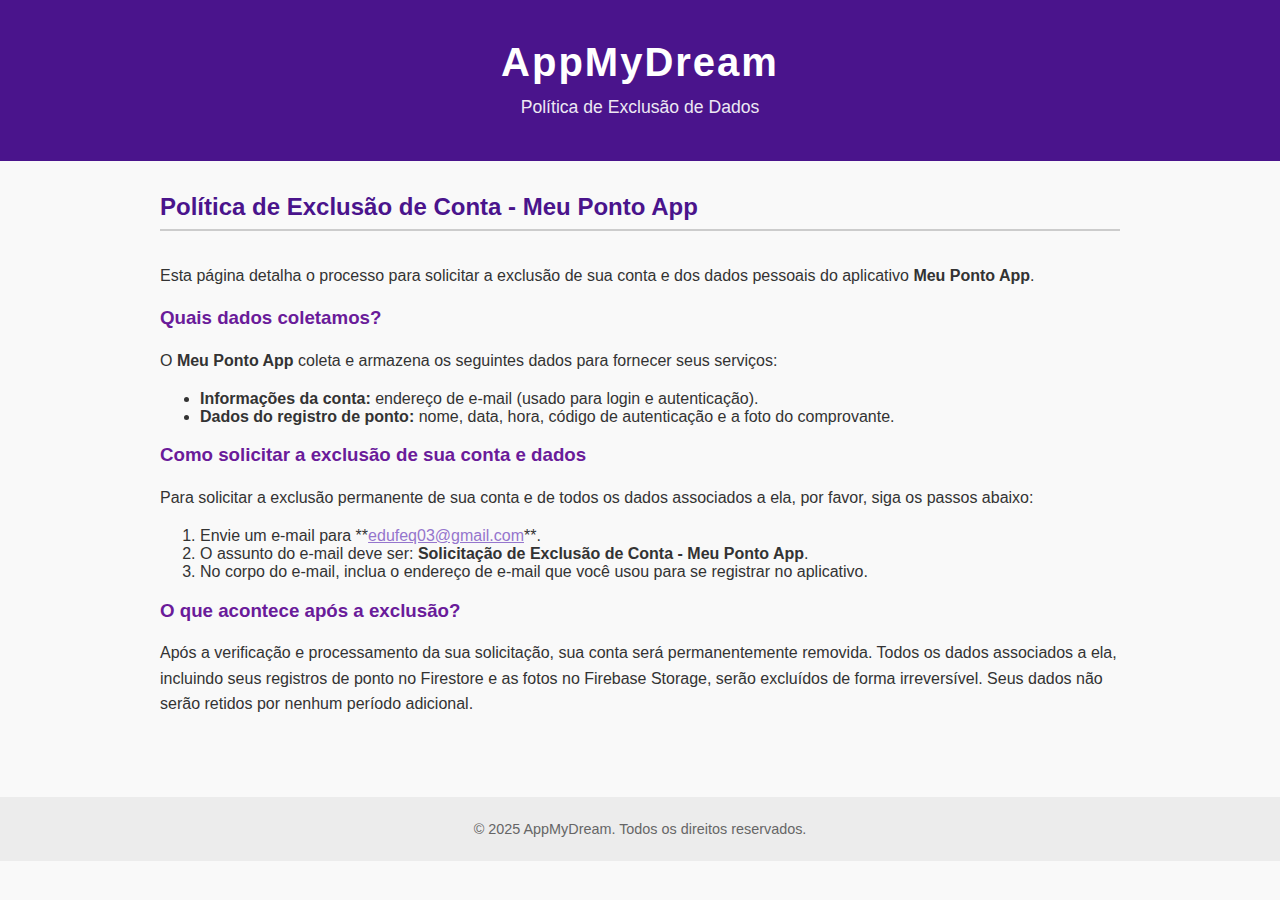
<file: exclusaocontameuponto.html>
<!DOCTYPE html>
<html lang="pt-BR">
<head>
  <meta charset="UTF-8">
  <meta name="viewport" content="width=device-width, initial-scale=1.0">
  <title>Política de Exclusão de Conta - AppMyDream</title>
  <style>
    body {
        margin: 0;
        font-family: Arial, sans-serif;
        background: #f9f9f9;
        color: #333;
    }
    header {
        background: #4a148c; /* Roxo escuro */
        color: white;
        padding: 2.5rem 1.5rem;
        text-align: center;
    }
    header h1 {
        font-size: 2.5rem;
        margin: 0;
        letter-spacing: 2px;
    }
    header p {
        margin: 0.5rem 0 0;
        font-size: 1.1rem;
        opacity: 0.9;
    }
    section {
        padding: 2rem;
        max-width: 960px;
        margin: auto;
    }
    h2 {
        color: #4a148c;
        margin-top: 0;
        border-bottom: 2px solid #ccc;
        padding-bottom: 0.5rem;
        margin-bottom: 2rem;
    }
    h3 {
        color: #6a1b9a; /* Roxo médio */
    }
    p {
      line-height: 1.6;
    }
    a {
      color: #9575cd;
    }
    a:hover {
      color: #7e57c2;
    }
    footer {
        text-align: center;
        background: #ececec;
        padding: 1.5rem;
        font-size: 0.9rem;
        color: #666;
        margin-top: 2rem;
    }
  </style>
</head>
<body>

  <header>
    <h1>AppMyDream</h1>
    <p>Política de Exclusão de Dados</p>
  </header>

  <section>
    <h2>Política de Exclusão de Conta - Meu Ponto App</h2>
    <p>Esta página detalha o processo para solicitar a exclusão de sua conta e dos dados pessoais do aplicativo <strong>Meu Ponto App</strong>.</p>
    
    <h3>Quais dados coletamos?</h3>
    <p>O <strong>Meu Ponto App</strong> coleta e armazena os seguintes dados para fornecer seus serviços:</p>
    <ul>
        <li><strong>Informações da conta:</strong> endereço de e-mail (usado para login e autenticação).</li>
        <li><strong>Dados do registro de ponto:</strong> nome, data, hora, código de autenticação e a foto do comprovante.</li>
    </ul>

    <h3>Como solicitar a exclusão de sua conta e dados</h3>
    <p>Para solicitar a exclusão permanente de sua conta e de todos os dados associados a ela, por favor, siga os passos abaixo:</p>
    <ol>
        <li>Envie um e-mail para **<a href="mailto:edufeq03@gmail.com">edufeq03@gmail.com</a>**.</li>
        <li>O assunto do e-mail deve ser: <strong>Solicitação de Exclusão de Conta - Meu Ponto App</strong>.</li>
        <li>No corpo do e-mail, inclua o endereço de e-mail que você usou para se registrar no aplicativo.</li>
    </ol>

    <h3>O que acontece após a exclusão?</h3>
    <p>Após a verificação e processamento da sua solicitação, sua conta será permanentemente removida. Todos os dados associados a ela, incluindo seus registros de ponto no Firestore e as fotos no Firebase Storage, serão excluídos de forma irreversível. Seus dados não serão retidos por nenhum período adicional.</p>
  </section>

  <footer>
    &copy; 2025 AppMyDream. Todos os direitos reservados.
  </footer>

</body>
</html>
</file>
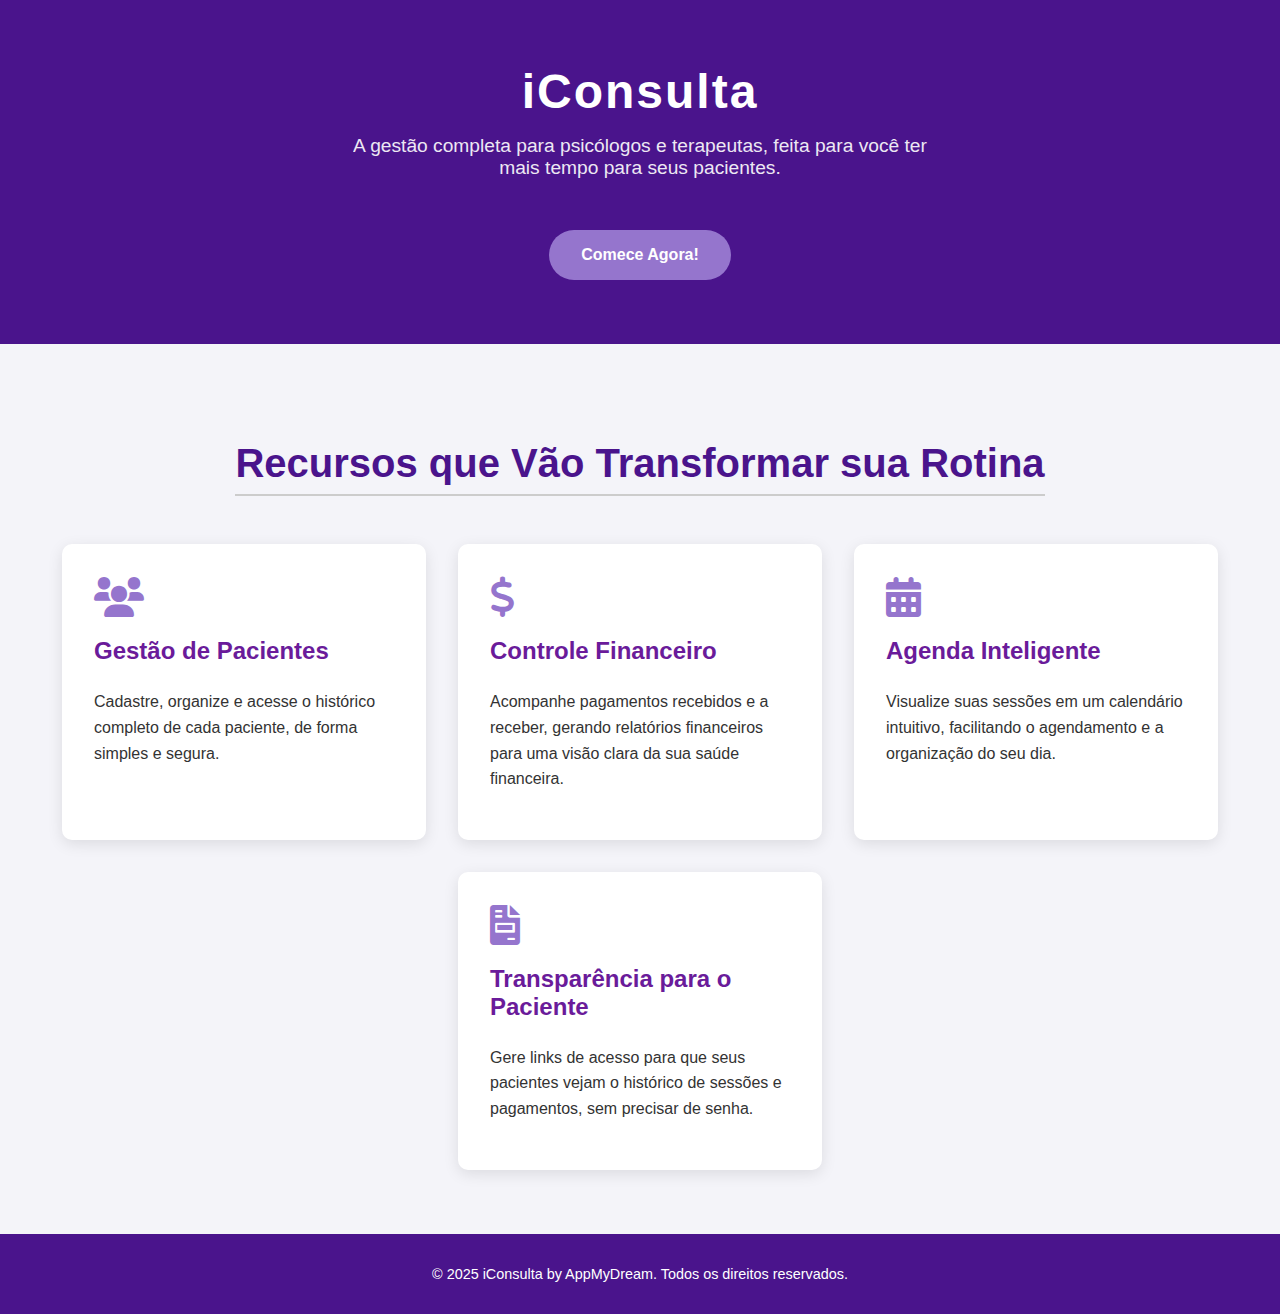
<file: iconsulta.html>
<!DOCTYPE html>
<html lang="pt-BR">
<head>
  <meta charset="UTF-8">
  <meta name="viewport" content="width=device-width, initial-scale=1.0">
  <title>iConsulta - Gestão para Terapeutas</title>
  <style>
    body {
      font-family: Arial, sans-serif;
      margin: 0;
      background-color: #f4f4f9;
      color: #333;
    }
    header {
      background-color: #4a148c; /* Roxo escuro */
      color: white;
      padding: 4rem 2rem;
      text-align: center;
    }
    header h1 {
      font-size: 3rem;
      margin: 0;
      letter-spacing: 2px;
    }
    header p {
      font-size: 1.2rem;
      margin-top: 1rem;
      opacity: 0.9;
      max-width: 600px;
      margin-left: auto;
      margin-right: auto;
    }
    .cta-button {
      display: inline-block;
      background-color: #9575cd; /* Roxo claro */
      color: white;
      padding: 1rem 2rem;
      margin-top: 2rem;
      text-decoration: none;
      border-radius: 50px;
      font-weight: bold;
      font-size: 1rem;
      transition: background-color 0.3s ease, transform 0.2s ease;
    }
    .cta-button:hover {
      background-color: #7e57c2;
      transform: translateY(-2px);
    }
    .features-section {
      padding: 4rem 2rem;
      text-align: center;
    }
    .features-section h2 {
      font-size: 2.5rem;
      color: #4a148c;
      margin-bottom: 3rem;
      border-bottom: 2px solid #ccc;
      display: inline-block;
      padding-bottom: 0.5rem;
    }
    .features-container {
      display: flex;
      flex-wrap: wrap;
      justify-content: center;
      gap: 2rem;
    }
    .feature-card {
      background-color: white;
      padding: 2rem;
      border-radius: 10px;
      box-shadow: 0 4px 15px rgba(0, 0, 0, 0.1);
      max-width: 300px;
      text-align: left;
      transition: transform 0.3s ease;
    }
    .feature-card:hover {
        transform: translateY(-5px);
    }
    .feature-card h3 {
      color: #6a1b9a;
      font-size: 1.5rem;
      margin-top: 0;
    }
    .feature-card p {
      font-size: 1rem;
      line-height: 1.6;
    }
    .icon {
        font-size: 2.5rem;
        color: #9575cd;
        margin-bottom: 1rem;
    }
    footer {
      background-color: #4a148c;
      color: white;
      text-align: center;
      padding: 2rem;
      font-size: 0.9rem;
    }
    @media (max-width: 768px) {
      header h1 {
        font-size: 2.5rem;
      }
      .features-container {
        flex-direction: column;
        align-items: center;
      }
      .feature-card {
          max-width: 100%;
      }
    }
  </style>
  <link rel="stylesheet" href="https://cdnjs.cloudflare.com/ajax/libs/font-awesome/6.0.0-beta3/css/all.min.css">
</head>
<body>

  <header>
    <h1>iConsulta</h1>
    <p>A gestão completa para psicólogos e terapeutas, feita para você ter mais tempo para seus pacientes.</p>
    <a href="https://iconsulta.appmydream.com.br/auth/register" class="cta-button">Comece Agora!</a>
  </header>

  <section class="features-section">
    <h2>Recursos que Vão Transformar sua Rotina</h2>
    <div class="features-container">
      <div class="feature-card">
        <div class="icon"><i class="fas fa-users"></i></div>
        <h3>Gestão de Pacientes</h3>
        <p>Cadastre, organize e acesse o histórico completo de cada paciente, de forma simples e segura.</p>
      </div>
      <div class="feature-card">
        <div class="icon"><i class="fas fa-dollar-sign"></i></div>
        <h3>Controle Financeiro</h3>
        <p>Acompanhe pagamentos recebidos e a receber, gerando relatórios financeiros para uma visão clara da sua saúde financeira.</p>
      </div>
      <div class="feature-card">
        <div class="icon"><i class="fas fa-calendar-alt"></i></div>
        <h3>Agenda Inteligente</h3>
        <p>Visualize suas sessões em um calendário intuitivo, facilitando o agendamento e a organização do seu dia.</p>
      </div>
      <div class="feature-card">
        <div class="icon"><i class="fas fa-file-invoice"></i></div>
        <h3>Transparência para o Paciente</h3>
        <p>Gere links de acesso para que seus pacientes vejam o histórico de sessões e pagamentos, sem precisar de senha.</p>
      </div>
    </div>
  </section>

  <footer>
    &copy; 2025 iConsulta by AppMyDream. Todos os direitos reservados.
  </footer>

</body>
</html>
</file>
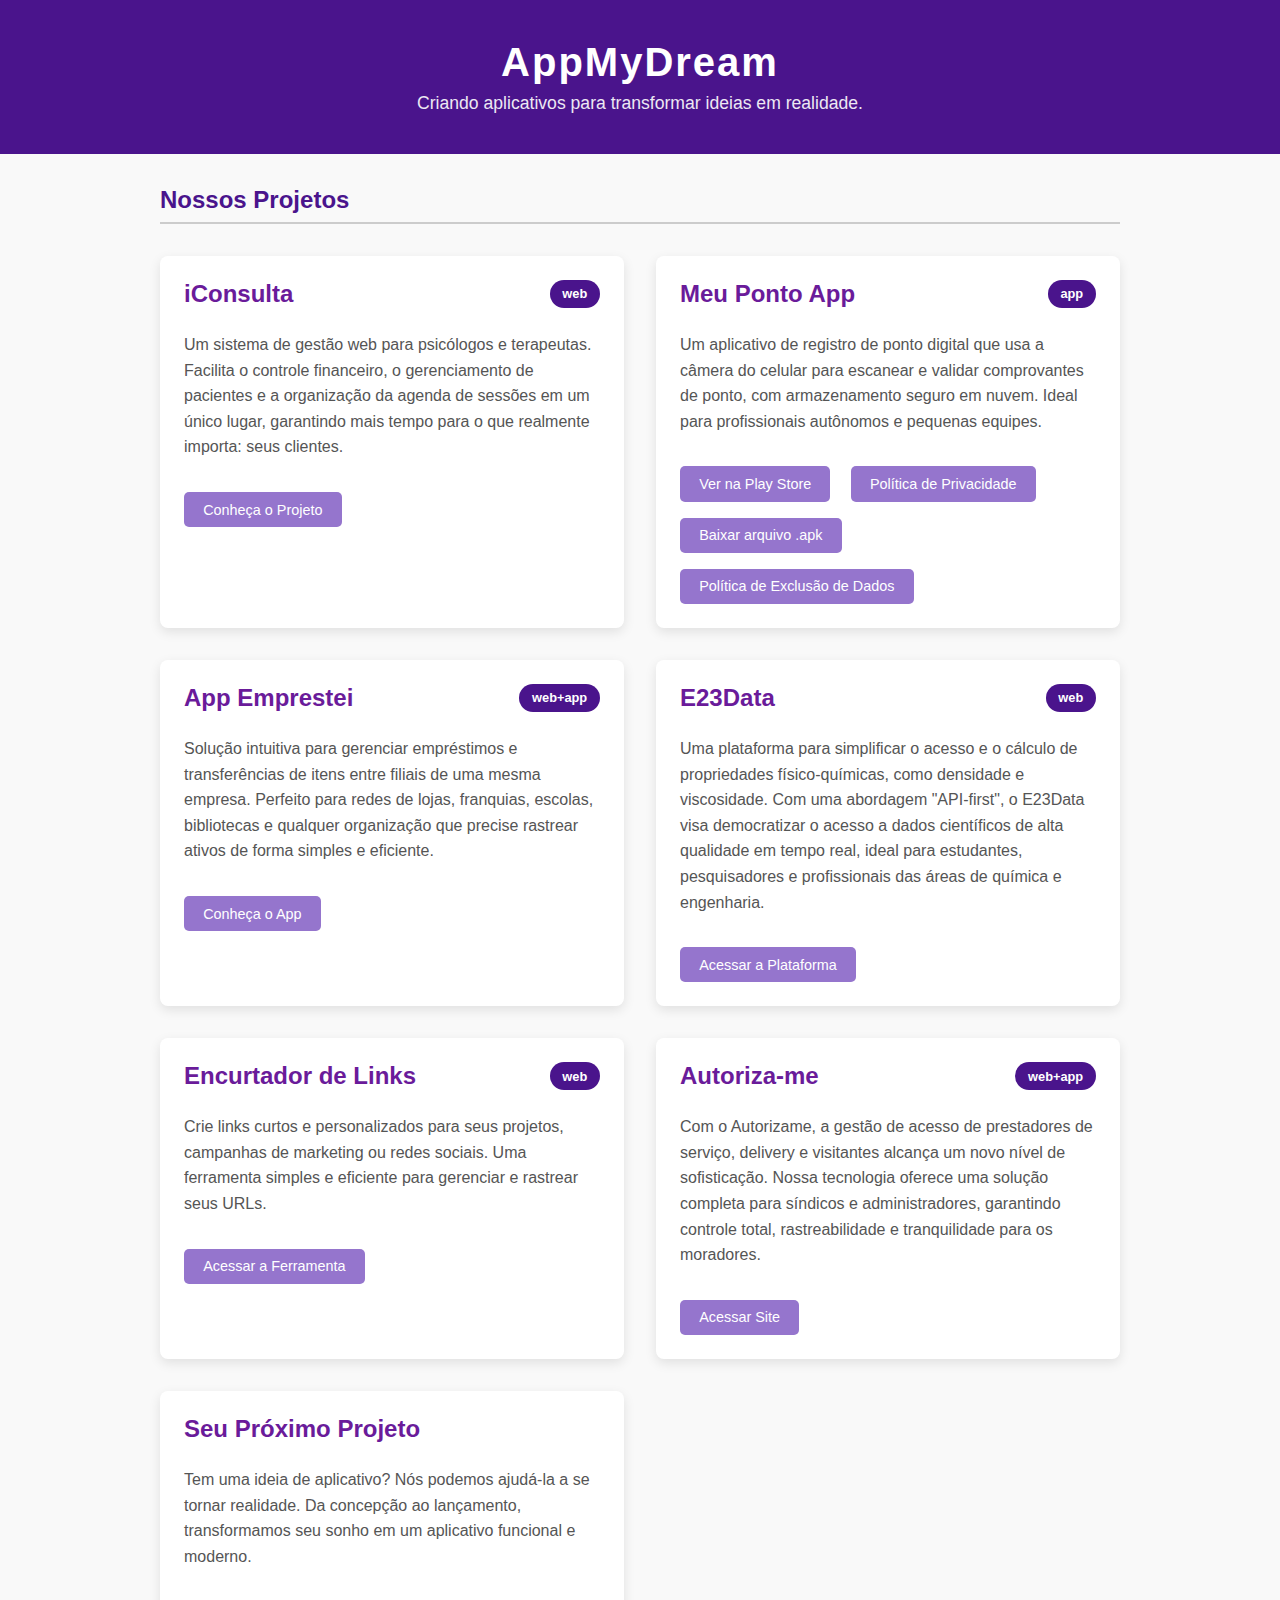
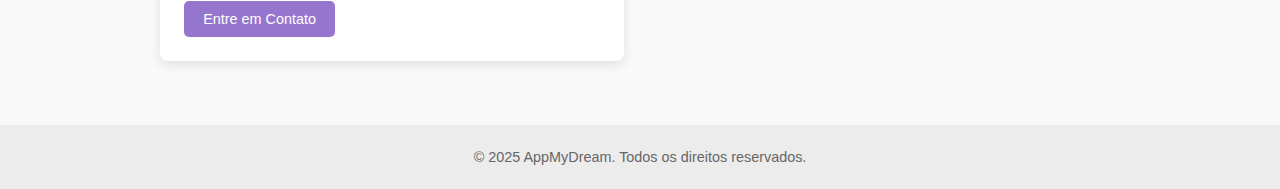
<file: index-old.html>
<!DOCTYPE html>
<html lang="pt-BR">
<head>
  <meta charset="UTF-8">
  <meta name="viewport" content="width=device-width, initial-scale=1.0">
  <title>AppMyDream - Projetos de Apps</title>
  <link rel="icon" href="data:image/svg+xml,%3Csvg xmlns='http://www.w3.org/2000/svg' viewBox='0 0 16 16'%3E%3Cpath d='M14.6 4.7c-1.3-1.3-3.4-1.3-4.7 0L8 6.6l-1.9-1.9c-1.3-1.3-3.4-1.3-4.7 0S-0.6 8.1 0.7 9.4L8 15l7.3-5.6c1.3-1.3 1.3-3.4 0-4.7z' fill='%236a1b9a'/%3E%3Cpath d='M8 10l-1.6 1.2c-0.2 0.2-0.5 0.2-0.7 0l-1.6-1.2C3.8 9.3 3 8.3 3 7.3c0-0.5 0.2-1 0.6-1.4s0.8-0.6 1.4-0.6c0.5 0 1 0.2 1.4 0.6l0.6 0.6 0.6-0.6c0.4-0.4 0.9-0.6 1.4-0.6s1 0.2 1.4 0.6c0.4 0.4 0.6 0.9 0.6 1.4c0 1-0.8 2-1.6 2.7z' fill='%23ffffff'/%3E%3C/svg%3E" type="image/svg+xml">
  <style>
    body {
        margin: 0;
        font-family: Arial, sans-serif;
        background: #f9f9f9;
        color: #333;
    }
    header {
        background: #4a148c; /* Roxo escuro */
        color: white;
        padding: 2.5rem 1.5rem;
        text-align: center;
    }
    header h1 {
        font-size: 2.5rem;
        margin: 0;
        letter-spacing: 2px;
    }
    header p {
        margin: 0.5rem 0 0;
        font-size: 1.1rem;
        opacity: 0.9;
    }
    section {
        padding: 2rem;
        max-width: 960px;
        margin: auto;
    }
    h2 {
        color: #4a148c;
        margin-top: 0;
        border-bottom: 2px solid #ccc;
        padding-bottom: 0.5rem;
        margin-bottom: 2rem;
    }
    .app-card-container {
        display: grid;
        grid-template-columns: repeat(auto-fit, minmax(300px, 1fr));
        gap: 2rem;
    }
    .app-card {
        background: white;
        border-radius: 8px;
        box-shadow: 0 4px 12px rgba(0, 0, 0, 0.1);
        padding: 1.5rem;
        transition: transform 0.3s ease, box-shadow 0.3s ease;
        position: relative;
    }
    .app-card:hover {
        transform: translateY(-5px);
        box-shadow: 0 6px 16px rgba(0, 0, 0, 0.15);
    }
    .app-card h3 {
        color: #6a1b9a; /* Roxo médio */
        font-size: 1.5rem;
        margin-top: 0;
    }
    .app-card p {
        font-size: 1rem;
        line-height: 1.6;
        color: #555;
    }
    .app-links a {
        display: inline-block;
        background: #9575cd; /* Roxo claro */
        color: white;
        padding: 0.6rem 1.2rem;
        text-decoration: none;
        border-radius: 5px;
        font-size: 0.9rem;
        margin-right: 1rem;
        margin-top: 1rem;
        transition: background 0.3s;
    }
    .app-links a:hover {
        background: #7e57c2;
    }
    .app-tag {
        position: absolute;
        top: 1.5rem;
        right: 1.5rem;
        background: #4a148c;
        color: white;
        padding: 0.4rem 0.8rem;
        border-radius: 20px;
        font-size: 0.8rem;
        font-weight: bold;
    }
    footer {
        text-align: center;
        background: #ececec;
        padding: 1.5rem;
        font-size: 0.9rem;
        color: #666;
        margin-top: 2rem;
    }
  </style>
</head>
<body>
  <header>
    <h1>AppMyDream</h1>
    <p>Criando aplicativos para transformar ideias em realidade.</p>
  </header>
  <section>
    <h2>Nossos Projetos</h2>
    <div class="app-card-container">

      <div class="app-card">
        <span class="app-tag">web</span>
        <h3>iConsulta</h3>
        <p>Um sistema de gestão web para psicólogos e terapeutas. Facilita o controle financeiro, o gerenciamento de pacientes e a organização da agenda de sessões em um único lugar, garantindo mais tempo para o que realmente importa: seus clientes.</p>
        <div class="app-links">
          <a href="iconsulta.html" target="_blank" rel="noopener noreferrer">Conheça o Projeto</a>
        </div>
      </div>

      <div class="app-card">
        <span class="app-tag">app</span>
        <h3>Meu Ponto App</h3>
        <p>Um aplicativo de registro de ponto digital que usa a câmera do celular para escanear e validar comprovantes de ponto, com armazenamento seguro em nuvem. Ideal para profissionais autônomos e pequenas equipes.</p>
        <div class="app-links">
          <a href="#" target="_blank" rel="noopener noreferrer">Ver na Play Store</a>
          <a href="politica.html" target="_blank" rel="noopener noreferrer">Política de Privacidade</a>
          <a href="https://expo.dev/accounts/edufeq03/projects/ponto-app/builds/ab1759bf-ba8d-493b-a526-9a9da78d6cb8" target="_blank" rel="noopener noreferrer">Baixar arquivo .apk</a>
          <a href="exclusaocontameuponto.html" target="_blank" rel="noopener noreferrer">Política de Exclusão de Dados</a>
        </div>
      </div>
      
      <div class="app-card">
        <span class="app-tag">web+app</span>
        <h3>App Emprestei</h3>
        <p>Solução intuitiva para gerenciar empréstimos e transferências de itens entre filiais de uma mesma empresa. Perfeito para redes de lojas, franquias, escolas, bibliotecas e qualquer organização que precise rastrear ativos de forma simples e eficiente.</p>
        <div class="app-links">
          <a href="http://84.46.251.205:5005/" target="_blank" rel="noopener noreferrer">Conheça o App</a>
        </div>
      </div>

      <div class="app-card">
        <span class="app-tag">web</span>
        <h3>E23Data</h3>
        <p>Uma plataforma para simplificar o acesso e o cálculo de propriedades físico-químicas, como densidade e viscosidade. Com uma abordagem "API-first", o E23Data visa democratizar o acesso a dados científicos de alta qualidade em tempo real, ideal para estudantes, pesquisadores e profissionais das áreas de química e engenharia.</p>
        <div class="app-links">
          <a href="https://e23data.pyserverbrasil.com.br/" target="_blank" rel="noopener noreferrer">Acessar a Plataforma</a>
        </div>
      </div>
      
      <div class="app-card">
        <span class="app-tag">web</span>
        <h3>Encurtador de Links</h3>
        <p>Crie links curtos e personalizados para seus projetos, campanhas de marketing ou redes sociais. Uma ferramenta simples e eficiente para gerenciar e rastrear seus URLs.</p>
        <div class="app-links">
          <a href="https://encurtador.pyserverbrasil.com.br/" target="_blank" rel="noopener noreferrer">Acessar a Ferramenta</a>
        </div>
      </div>

      <div class="app-card">
        <span class="app-tag">web+app</span>
        <h3>Autoriza-me</h3>
        <p>Com o Autorizame, a gestão de acesso de prestadores de serviço, delivery e visitantes alcança um novo nível de sofisticação. Nossa tecnologia oferece uma solução completa para síndicos e administradores, garantindo controle total, rastreabilidade e tranquilidade para os moradores.</p>
        <div class="app-links">
          <a href="https://autorizame.com.br" target="_blank" rel="noopener noreferrer">Acessar Site</a>
        </div>
      </div>

      <div class="app-card">
        <h3>Seu Próximo Projeto</h3>
        <p>Tem uma ideia de aplicativo? Nós podemos ajudá-la a se tornar realidade. Da concepção ao lançamento, transformamos seu sonho em um aplicativo funcional e moderno.</p>
        <div class="app-links">
          <a href="https://wa.me/+5519996737713?text=Ola!%20gostaria%20de%20conversar%20sobre%20cria%C3%A7%C3%A3o%20de%20aplicativos">Entre em Contato</a>
        </div>
      </div>
    </div>
  </section>
  <footer>
    &copy; 2025 AppMyDream. Todos os direitos reservados.
  </footer>
</body>
</html>
</file>
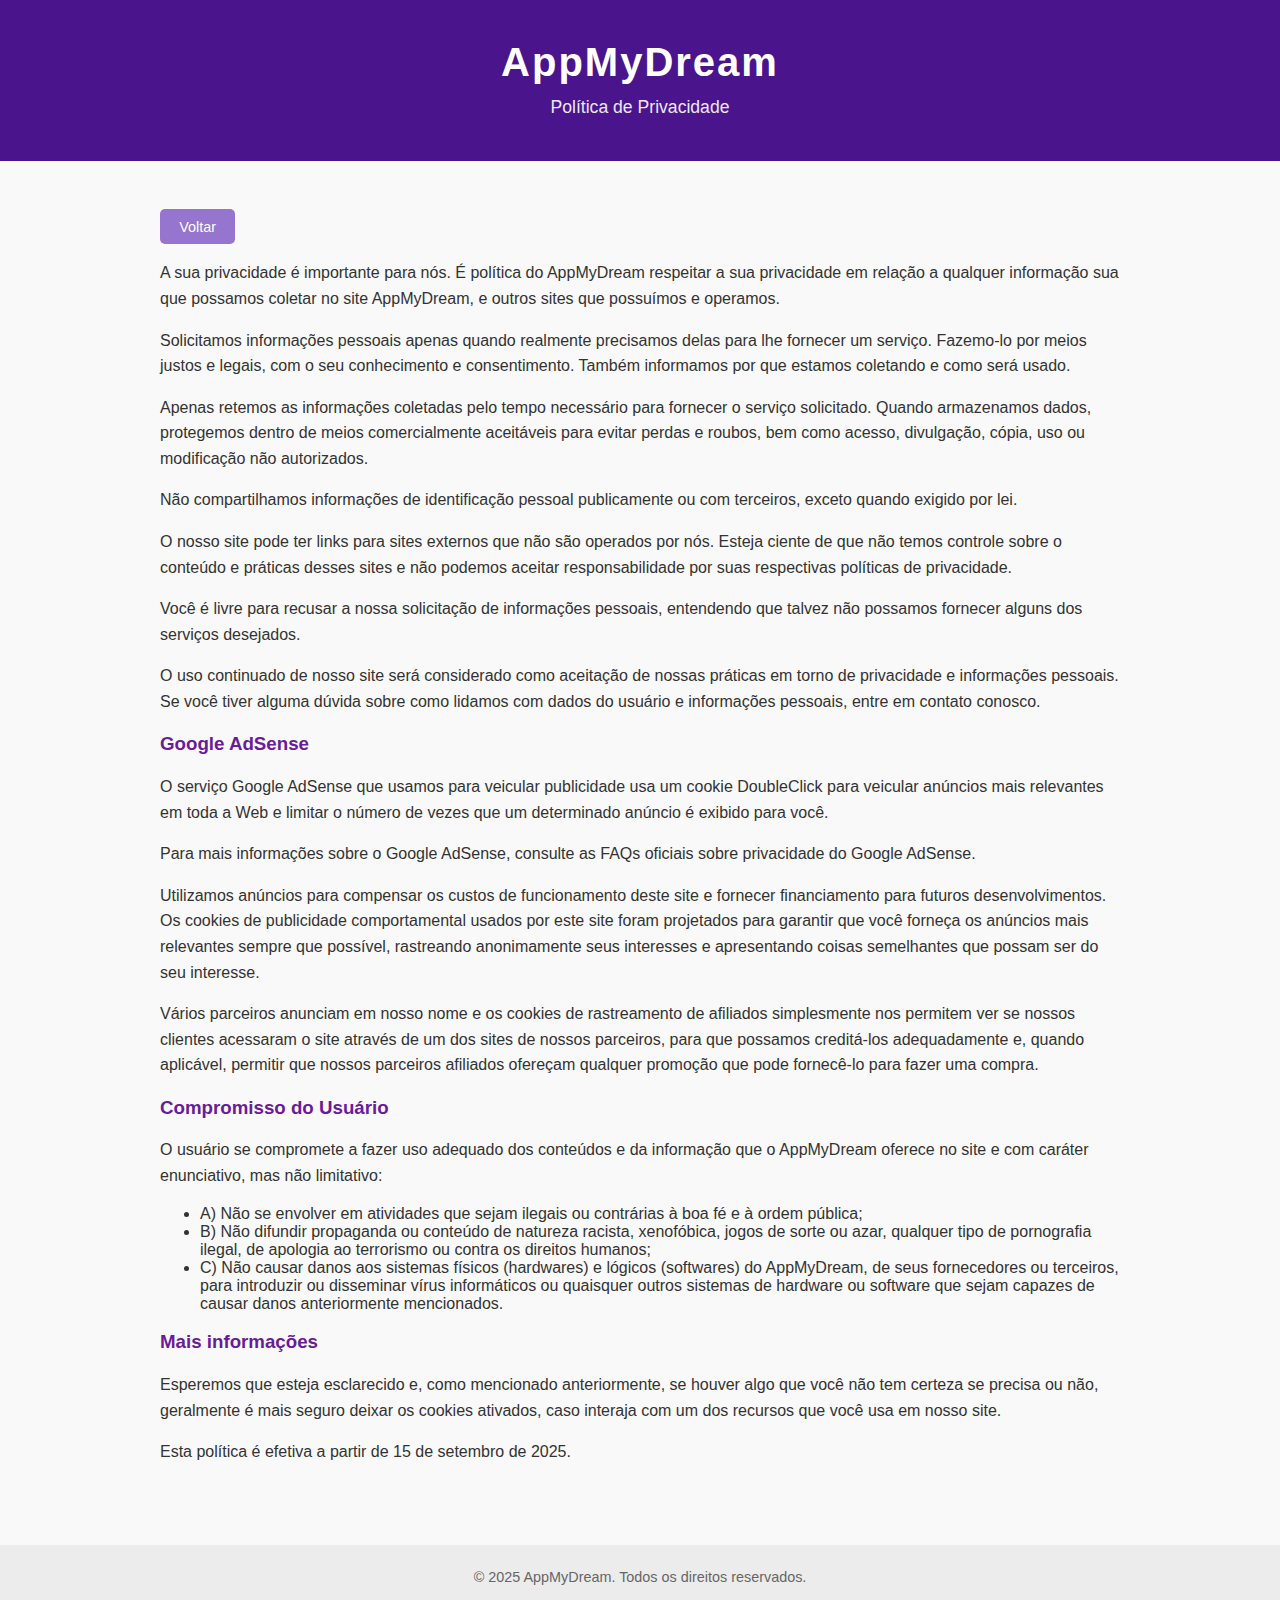
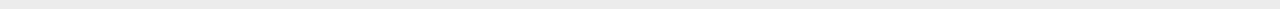
<file: politica.html>
<!DOCTYPE html>
<html lang="pt-BR">
<head>
  <meta charset="UTF-8">
  <meta name="viewport" content="width=device-width, initial-scale=1.0">
  <title>Política de Privacidade - AppMyDream</title>
  <style>
    body {
        margin: 0;
        font-family: Arial, sans-serif;
        background: #f9f9f9;
        color: #333;
    }
    header {
        background: #4a148c; /* Roxo escuro */
        color: white;
        padding: 2.5rem 1.5rem;
        text-align: center;
    }
    header h1 {
        font-size: 2.5rem;
        margin: 0;
        letter-spacing: 2px;
    }
    header p {
        margin: 0.5rem 0 0;
        font-size: 1.1rem;
        opacity: 0.9;
    }
    section {
        padding: 2rem;
        max-width: 960px;
        margin: auto;
    }
    h2 {
        color: #4a148c;
        margin-top: 0;
        border-bottom: 2px solid #ccc;
        padding-bottom: 0.5rem;
        margin-bottom: 2rem;
    }
    h3 {
        color: #6a1b9a; /* Roxo médio */
    }
    p {
      line-height: 1.6;
    }
    a {
      color: #9575cd;
    }
    a:hover {
      color: #7e57c2;
    }
    .btn {
        display: inline-block;
        background: #9575cd; /* Roxo claro */
        color: white;
        padding: 0.6rem 1.2rem;
        text-decoration: none;
        border-radius: 5px;
        font-size: 0.9rem;
        margin-top: 1rem;
        transition: background 0.3s;
    }
    .btn:hover {
        background: #7e57c2;
    }
    footer {
        text-align: center;
        background: #ececec;
        padding: 1.5rem;
        font-size: 0.9rem;
        color: #666;
        margin-top: 2rem;
    }
  </style>
</head>
<body>

  <header>
    <h1>AppMyDream</h1>
    <p>Política de Privacidade</p>
  </header>

  <section>
    <a href="https://pyserverbrasil.com.br" class="btn">Voltar</a>

    <p>A sua privacidade é importante para nós. É política do AppMyDream respeitar a sua privacidade em relação a qualquer informação sua que possamos coletar no site AppMyDream, e outros sites que possuímos e operamos.</p>
    <p>Solicitamos informações pessoais apenas quando realmente precisamos delas para lhe fornecer um serviço. Fazemo-lo por meios justos e legais, com o seu conhecimento e consentimento. Também informamos por que estamos coletando e como será usado.</p>
    <p>Apenas retemos as informações coletadas pelo tempo necessário para fornecer o serviço solicitado. Quando armazenamos dados, protegemos dentro de meios comercialmente aceitáveis para evitar perdas e roubos, bem como acesso, divulgação, cópia, uso ou modificação não autorizados.</p>
    <p>Não compartilhamos informações de identificação pessoal publicamente ou com terceiros, exceto quando exigido por lei.</p>
    <p>O nosso site pode ter links para sites externos que não são operados por nós. Esteja ciente de que não temos controle sobre o conteúdo e práticas desses sites e não podemos aceitar responsabilidade por suas respectivas políticas de privacidade.</p>
    <p>Você é livre para recusar a nossa solicitação de informações pessoais, entendendo que talvez não possamos fornecer alguns dos serviços desejados.</p>
    <p>O uso continuado de nosso site será considerado como aceitação de nossas práticas em torno de privacidade e informações pessoais. Se você tiver alguma dúvida sobre como lidamos com dados do usuário e informações pessoais, entre em contato conosco.</p>

    <h3>Google AdSense</h3>
    <p>O serviço Google AdSense que usamos para veicular publicidade usa um cookie DoubleClick para veicular anúncios mais relevantes em toda a Web e limitar o número de vezes que um determinado anúncio é exibido para você.</p>
    <p>Para mais informações sobre o Google AdSense, consulte as FAQs oficiais sobre privacidade do Google AdSense.</p>
    <p>Utilizamos anúncios para compensar os custos de funcionamento deste site e fornecer financiamento para futuros desenvolvimentos. Os cookies de publicidade comportamental usados por este site foram projetados para garantir que você forneça os anúncios mais relevantes sempre que possível, rastreando anonimamente seus interesses e apresentando coisas semelhantes que possam ser do seu interesse.</p>
    <p>Vários parceiros anunciam em nosso nome e os cookies de rastreamento de afiliados simplesmente nos permitem ver se nossos clientes acessaram o site através de um dos sites de nossos parceiros, para que possamos creditá-los adequadamente e, quando aplicável, permitir que nossos parceiros afiliados ofereçam qualquer promoção que pode fornecê-lo para fazer uma compra.</p>

    <h3>Compromisso do Usuário</h3>
    <p>O usuário se compromete a fazer uso adequado dos conteúdos e da informação que o AppMyDream oferece no site e com caráter enunciativo, mas não limitativo:</p>
    <ul>
        <li>A) Não se envolver em atividades que sejam ilegais ou contrárias à boa fé e à ordem pública;</li>
        <li>B) Não difundir propaganda ou conteúdo de natureza racista, xenofóbica, jogos de sorte ou azar, qualquer tipo de pornografia ilegal, de apologia ao terrorismo ou contra os direitos humanos;</li>
        <li>C) Não causar danos aos sistemas físicos (hardwares) e lógicos (softwares) do AppMyDream, de seus fornecedores ou terceiros, para introduzir ou disseminar vírus informáticos ou quaisquer outros sistemas de hardware ou software que sejam capazes de causar danos anteriormente mencionados.</li>
    </ul>

    <h3>Mais informações</h3>
    <p>Esperemos que esteja esclarecido e, como mencionado anteriormente, se houver algo que você não tem certeza se precisa ou não, geralmente é mais seguro deixar os cookies ativados, caso interaja com um dos recursos que você usa em nosso site.</p>
    <p>Esta política é efetiva a partir de 15 de setembro de 2025.</p>
  </section>

  <footer>
    &copy; 2025 AppMyDream. Todos os direitos reservados.
  </footer>

</body>
</html>
</file>
